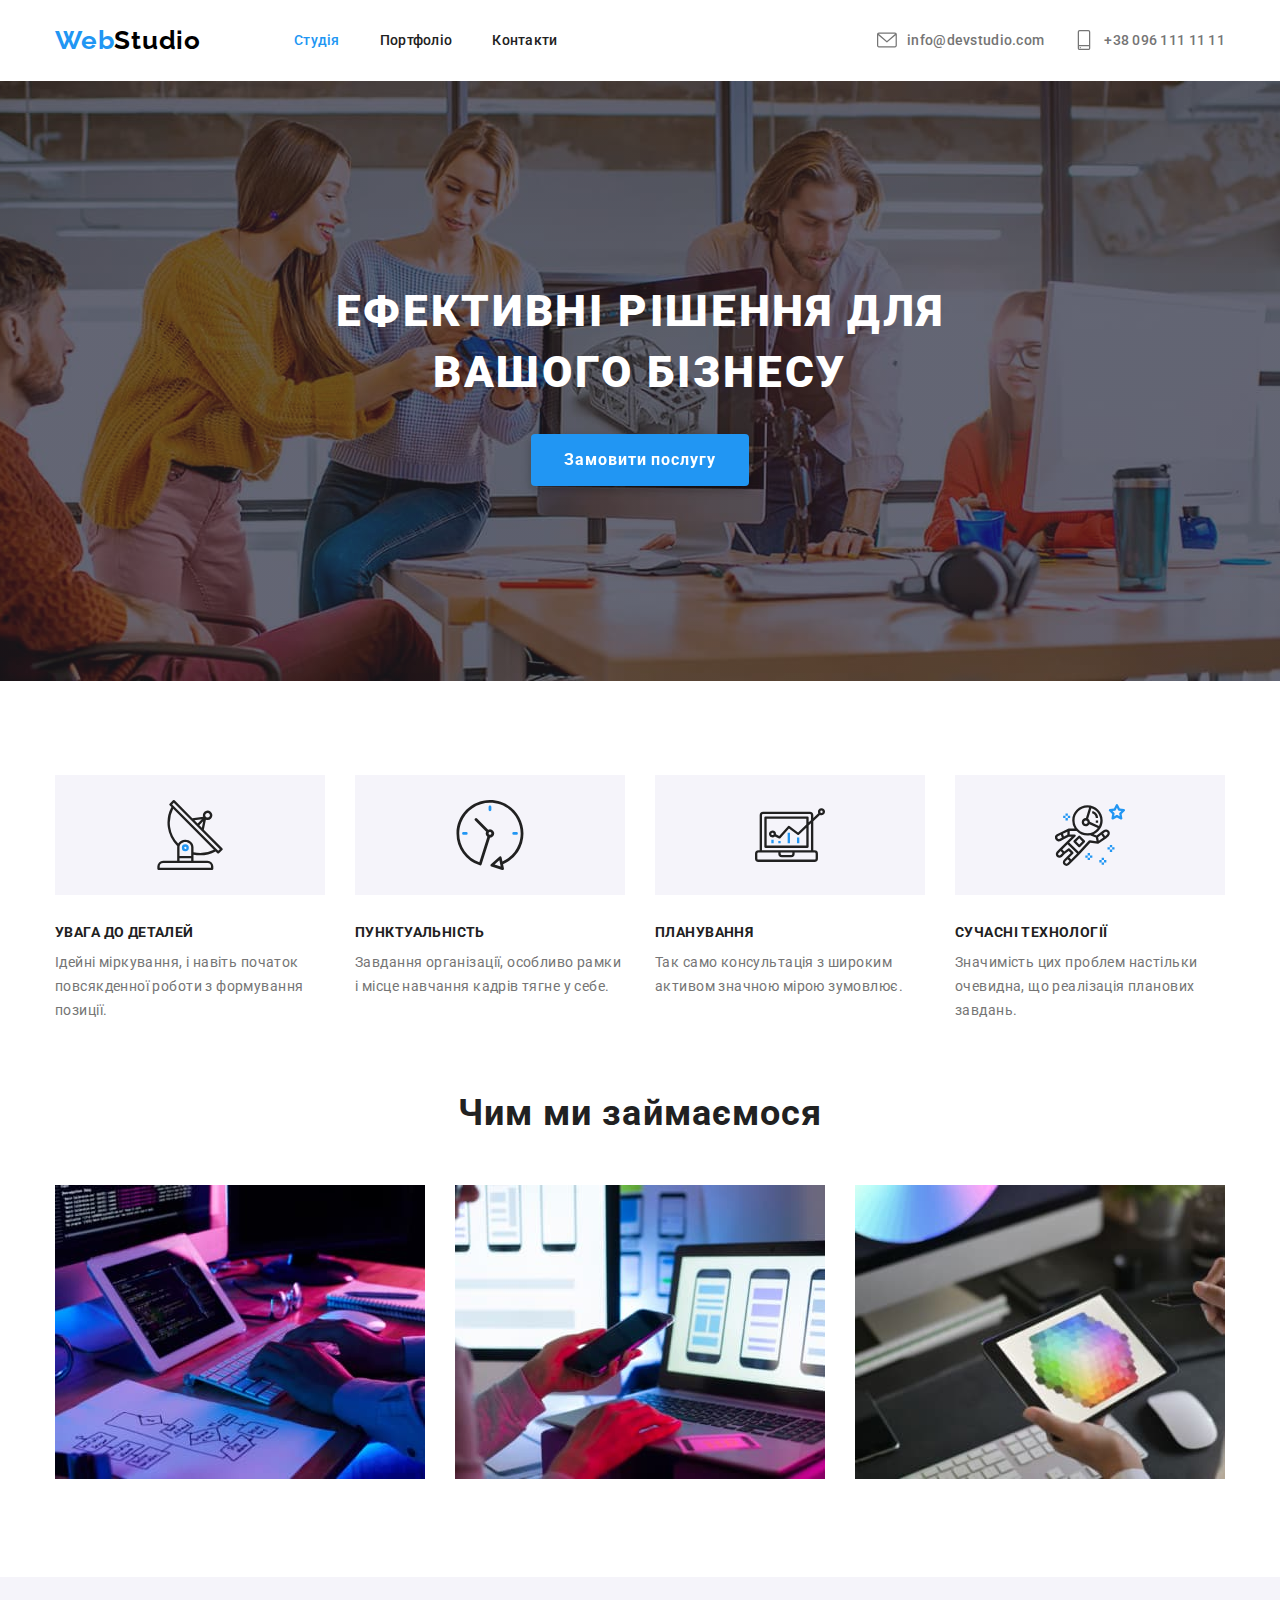
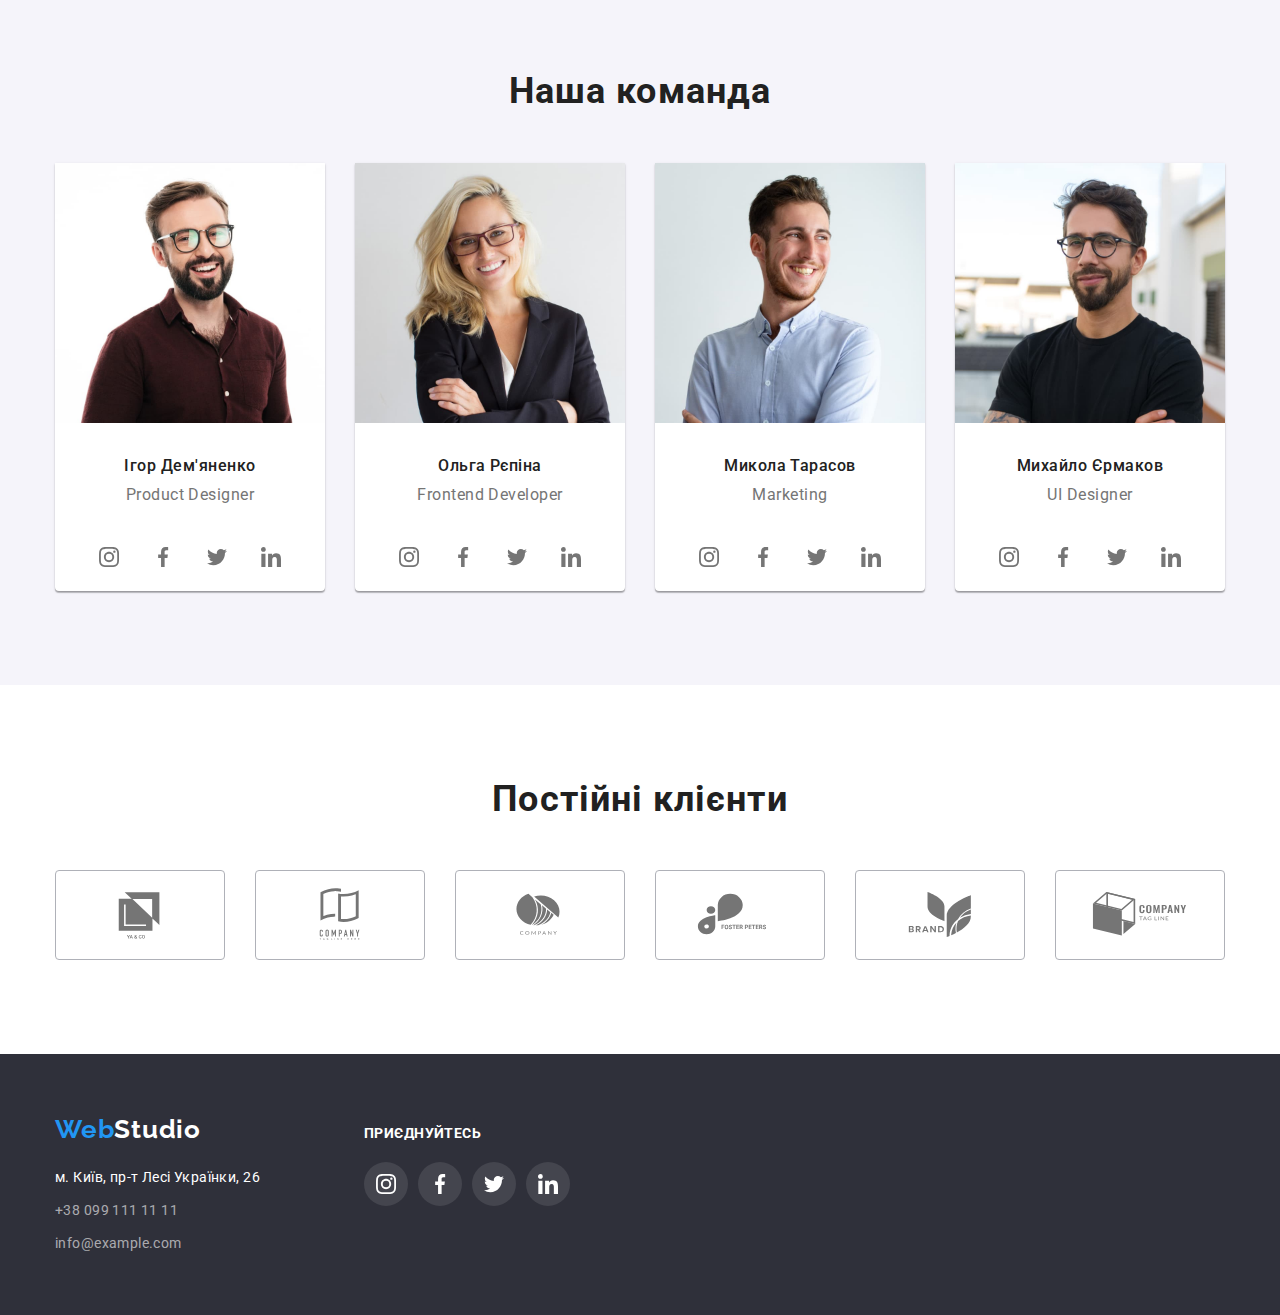
<file: index.html>
<!DOCTYPE html>
<html lang="uk">

<head>
  <meta charset="UTF-8" />
  <meta http-equiv="X-UA-Compatible" content="IE=edge" />
  <meta name="viewport" content="width=device-width, initial-scale=1.0" />
  <title>Document</title>
  <link rel="preconnect" href="https://fonts.googleapis.com" />
  <link rel="preconnect" href="https://fonts.gstatic.com" crossorigin />
  <link href="https://fonts.googleapis.com/css2?family=Raleway:wght@700&family=Roboto:wght@400;500;700;900&display=swap"
    rel="stylesheet" />
  <link rel="stylesheet" href="https://cdnjs.cloudflare.com/ajax/libs/modern-normalize/1.1.0/modern-normalize.min.css">
  <link rel="stylesheet" href="./css/common.css">
  <link rel="stylesheet" href="./css/main.css" />
</head>

<body>
  <header>
    <div class="container page-header">
      <nav class="header-nav">
        <a href="./index.html" class="logo link">
          <span class="part">Web</span>Studio</a>
        <ul class="menu list">
          <li class="item"><a href="./index.html" class="menu-link link active">Студія</a></li>
          <li class="item"><a href="./portfolio.html" class="menu-link link">Портфоліо</a></li>
          <li class="item"><a href="" class="menu-link link">Контакти</a></li>
        </ul>
      </nav>
      <ul class="auth-nav list">
        <li class="item contact-item">
          <a href="mailto:info@devstudio.com" class="menu-contact link"><svg class="header-icon">
              <use href="./img/symbol-defs.svg#icon-envelope"></use>
            </svg> info@devstudio.com</a>
        </li>
        <li class="item contact-item">
          <a href="tel:+380961111111" class="menu-contact link"><svg class="header-icon">
              <use href="./img/symbol-defs.svg#icon-smartphone"></use>
            </svg>+38 096 111 11 11</a>
        </li>
      </ul>
    </div>
  </header>

  <main>
    <section>
      <div class="overlay">
        <div class="container hero-container">
          <h1 class="main-heading">Ефективні рішення для вашого бізнесу</h1>
          <button type="button" class="menu-btn">Замовити послугу</button>
        </div>
      </div>
    </section>

    <section class="section">
      <div class="container">
        <h2 class="section-header" hidden>Наші переваги</h2>
        <ul class="list advantages-list">
          <li class="advantage">
            <div class="advantage-background"><svg class="advantage-icon" class="adv" width="70px" height="70px">
                <use href="./img/symbol-defs.svg#icon-antenna"></use>
              </svg></div>
            <h3 class="advantages-heading">УВАГА ДО ДЕТАЛЕЙ</h3>
            <p class="advantages-text">
              Ідейні міркування, і навіть початок повсякденної роботи з
              формування позиції.
            </p>
          </li>

          <li class="advantage">
            <div class="advantage-background"><svg class="advantage-icon" width="70px" height="70px">
                <use href="./img/symbol-defs.svg#icon-clock"></use>
              </svg></div>
            <h3 class="advantages-heading">ПУНКТУАЛЬНІСТЬ</h3>
            <p class="advantages-text">
              Завдання організації, особливо рамки і місце навчання кадрів тягне
              у себе.
            </p>
          </li>

          <li class="advantage">
            <div class="advantage-background"><svg class="advantage-icon" width="70px" height="70px">
                <use href="./img/symbol-defs.svg#icon-diagram"></use>
              </svg></div>
            <h3 class="advantages-heading">ПЛАНУВАННЯ</h3>
            <p class="advantages-text">
              Так само консультація з широким активом значною мірою зумовлює.
            </p>
          </li>

          <li class="advantage">
            <div class="advantage-background"><svg class="advantage-icon" width="70px" height="70px">
                <use href="./img/symbol-defs.svg#icon-astronaut"></use>
              </svg></div>
            <h3 class="advantages-heading">СУЧАСНІ ТЕХНОЛОГІЇ</h3>
            <p class="advantages-text">
              Значимість цих проблем настільки очевидна, що реалізація планових
              завдань.
            </p>
          </li>
        </ul>
      </div>
    </section>
    <section>
      <div class="container marketing-container">
        <h2 class="section-header marketing-header">Чим ми займаємося</h2>
        <ul class="list marketing-list">
          <li class="marketing-item">
            <img src="./img/our-works/img1.jpg" alt="працює за компьютером" width="370" height="294" />
          </li>

          <li class="marketing-item">
            <img src="./img/our-works/img2.jpg" alt="працює за компьютером" width="370" height="294" />
          </li>

          <li class="marketing-item">
            <img src="./img/our-works/img3.jpg" alt="працює за компьютером" width="370" height="294" />
          </li>
        </ul>
      </div>
    </section>

    <section>
      <div class="team-overlay">
        <div class="container team-container">
          <h2 class="section-header team-section-header">Наша команда</h2>
          <ul class="list team-list">
            <li class="team-item">
              <img src="./img/our-team/img.jpg" alt="Член команди" width="270" height="260" />
              <h3 class="team-heading">Ігор Дем'яненко</h3>
              <p class="team-profession">Product Designer</p>
              <ul class="social-icons">
                <li class="social-background"><a class="social-icon" href=""><svg width="20" height="20">
                      <use href="./img/symbol-defs.svg#icon-instagram"></use>
                    </svg></a></li>
                <li class="social-background"><a class="social-icon" href=""><svg width="20" height="20">
                      <use href="./img/symbol-defs.svg#icon-facebook"></use>
                    </svg></a></li>
                <li class="social-background"><a class="social-icon" href=""><svg width="20" height="20">
                      <use href="./img/symbol-defs.svg#icon-twitter"></use>
                    </svg></a></li>
                <li class="social-background"><a class="social-icon" href=""><svg width="20" height="20">
                      <use href="./img/symbol-defs.svg#icon-linkedin"></use>
                    </svg></a></li>
              </ul>
            </li>
            <li class="team-item">
              <img src="./img/our-team/img-1.jpg" alt="Член команди" width="270" height="260" />
              <h3 class="team-heading">Ольга Рєпіна</h3>
              <p class="team-profession">Frontend Developer</p>
              <ul class="social-icons">
                <li class="social-background"><a class="social-icon" href=""><svg width="20" height="20">
                      <use href="./img/symbol-defs.svg#icon-instagram"></use>
                    </svg></a></li>
                <li class="social-background"><a class="social-icon" href=""><svg width="20" height="20">
                      <use href="./img/symbol-defs.svg#icon-facebook"></use>
                    </svg></a></li>
                <li class="social-background"><a class="social-icon" href=""><svg width="20" height="20">
                      <use href="./img/symbol-defs.svg#icon-twitter"></use>
                    </svg></a></li>
                <li class="social-background"><a class="social-icon" href=""><svg width="20" height="20">
                      <use href="./img/symbol-defs.svg#icon-linkedin"></use>
                    </svg></a></li>
              </ul>
            </li>
            <li class="team-item">
              <img src="./img/our-team/img-2.jpg" alt="Член команди" width="270" height="260" />
              <h3 class="team-heading">Микола Тарасов</h3>
              <p class="team-profession">Marketing</p>
              <ul class="social-icons">
                <li class="social-background"><a class="social-icon" href=""><svg width="20" height="20">
                      <use href="./img/symbol-defs.svg#icon-instagram"></use>
                    </svg></a></li>
                <li class="social-background"><a class="social-icon" href=""><svg width="20" height="20">
                      <use href="./img/symbol-defs.svg#icon-facebook"></use>
                    </svg></a></li>
                <li class="social-background"><a class="social-icon" href=""><svg width="20" height="20">
                      <use href="./img/symbol-defs.svg#icon-twitter"></use>
                    </svg></a></li>
                <li class="social-background"><a class="social-icon" href=""><svg width="20" height="20">
                      <use href="./img/symbol-defs.svg#icon-linkedin"></use>
                    </svg></a></li>
              </ul>
            </li>
            <li class="team-item">
              <img src="./img/our-team/img-3.jpg" alt="Член команди" width="270" height="260" />
              <h3 class="team-heading">Михайло Єрмаков</h3>
              <p class="team-profession">UI Designer</p>
              <ul class="social-icons">
                <li class="social-background"><a class="social-icon" href=""><svg width="20" height="20">
                      <use href="./img/symbol-defs.svg#icon-instagram"></use>
                    </svg></a></li>
                <li class="social-background"><a class="social-icon" href=""><svg width="20" height="20">
                      <use href="./img/symbol-defs.svg#icon-facebook"></use>
                    </svg></a></li>
                <li class="social-background"><a class="social-icon" href=""><svg width="20" height="20">
                      <use href="./img/symbol-defs.svg#icon-twitter"></use>
                    </svg></a></li>
                <li class="social-background"><a class="social-icon" href=""><svg width="20" height="20">
                      <use href="./img/symbol-defs.svg#icon-linkedin"></use>
                    </svg></a></li>
              </ul>
            </li>
          </ul>
        </div>
      </div>
    </section>
    <section class="section client-section">
      <div class="container">
        <h2 class="section-header client-section-header">Постійні клієнти</h2>
        <ul class="cards-set">

          <li class="client-background"><a class="client-icon cards-item" href="#"><svg width="106" height="60">
                <use href="./img/symbol-defs.svg#icon-logo"></use>
              </svg></a></li>
          <li class="client-background"><a class="client-icon cards-item" href=""><svg width="106" height="60">
                <use href="./img/symbol-defs.svg#icon-logo1"></use>
              </svg></a></li>
          <li class="client-background"><a class="client-icon cards-item" href=""><svg width="106" height="60">
                <use href="./img/symbol-defs.svg#icon-logo2"></use>
              </svg></a></li>
          <li class="client-background"><a class="client-icon cards-item" href=""><svg width="106" height="60">
                <use href="./img/symbol-defs.svg#icon-logo3"></use>
              </svg></a></li>
          <li class="client-background"><a class="client-icon cards-item" href=""><svg width="106" height="60">
                <use href="./img/symbol-defs.svg#icon-logo4"></use>
              </svg></a></li>
          <li class="client-background"><a class="client-icon cards-item" href=""><svg width="106" height="60">
                <use href="./img/symbol-defs.svg#icon-logo5"></use>
          </svg></a></li>
        </ul>
      </div>

    </section>
  </main>
  <footer class="footer">
    <div class="container footer-container">
      <div class="logo-adress">
        <div class="web-logo">
          <a href="./index.html" class="logo link"><span class="part">Web</span><span
              class="footer-logo">Studio</span></a>
        </div>
        <!-- Контактна інформація -->
        <address class="adress">
          <ul class="list">
            <li class="footer-contacts">
              <a href="https://goo.gl/maps/AhDxowaApjQWC8bn6" target="_blank" rel="noopener noreferrer"
                class="link footer-address">м. Київ, пр-т Лесі Українки, 26</a>
            </li>
            <li class="footer-contacts">
              <a href="tel:+380991111111" class="link footer-contact"> +38 099 111 11 11</a>
            </li>
            <li class="footer-contacts">
              <a href="mailto:info@example.com" class="link footer-contact">info@example.com</a>
            </li>
          </ul>
        </address>
      </div>
      <div class="invite">
        <p class="footer-header">приєднуйтесь</p>
        <ul class="footer-icons">
          <li class="social-background"><a class="social-icon footer-icon" href=""><svg width="20" height="20">
                <use href="./img/symbol-defs.svg#icon-instagram"></use>
              </svg></a></li>
          <li class="social-background"><a class="social-icon footer-icon" href=""><svg width="20" height="20">
                <use href="./img/symbol-defs.svg#icon-facebook"></use>
              </svg></a></li>
          <li class="social-background"><a class="social-icon footer-icon" href=""><svg width="20" height="20">
                <use href="./img/symbol-defs.svg#icon-twitter"></use>
              </svg></a></li>
          <li class="social-background"><a class="social-icon footer-icon" href=""><svg width="20" height="20">
                <use href="./img/symbol-defs.svg#icon-linkedin"></use>
              </svg></a></li>
        </ul>
      </div>
    </div>

  </footer>
</body>

</html>
</file>
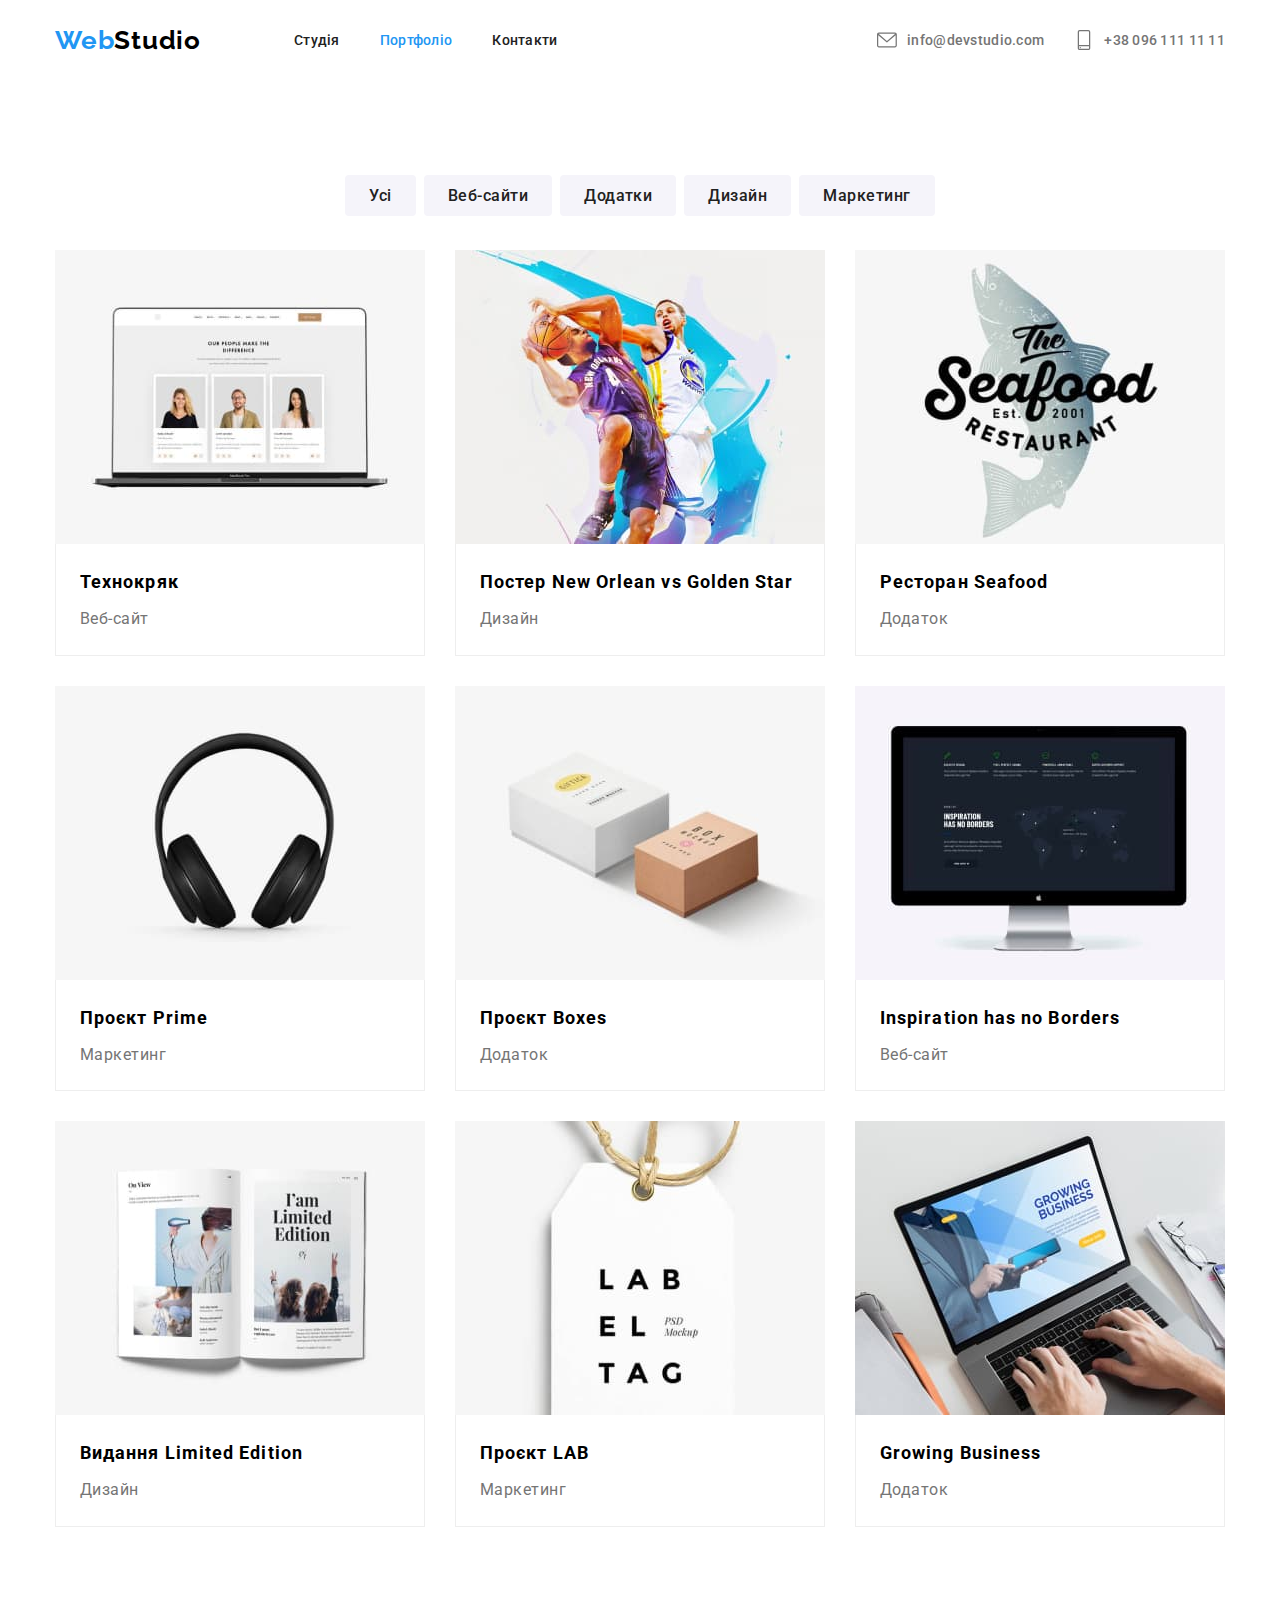
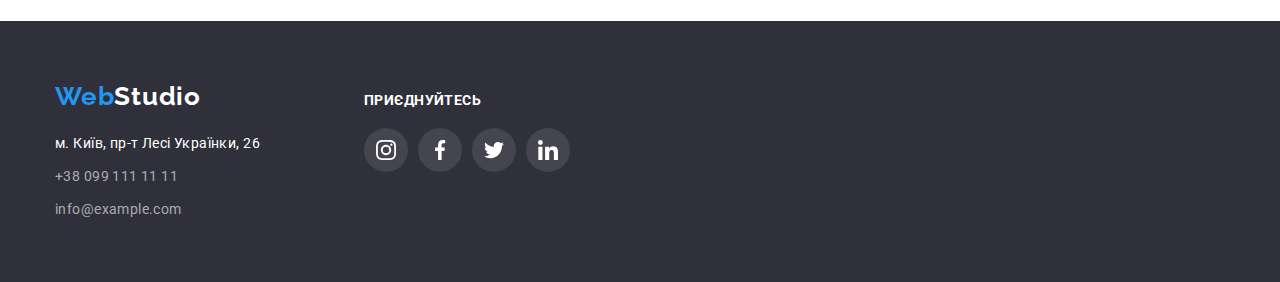
<file: portfolio.html>
<!DOCTYPE html>
<html lang="uk">

<head>
  <meta charset="UTF-8" />
  <meta http-equiv="X-UA-Compatible" content="IE=edge" />
  <meta name="viewport" content="width=device-width, initial-scale=1.0" />
  <title>Document</title>
  <link rel="preconnect" href="https://fonts.googleapis.com" />
  <link rel="preconnect" href="https://fonts.gstatic.com" crossorigin />
  <link href="https://fonts.googleapis.com/css2?family=Raleway:wght@700&family=Roboto:wght@400;500;700;900&display=swap"
    rel="stylesheet" />
  <link rel="stylesheet" href="https://cdnjs.cloudflare.com/ajax/libs/modern-normalize/1.1.0/modern-normalize.min.css">
  <link rel="stylesheet" href="./css/common.css" />
  <link rel="stylesheet" href="./css/portfolio.css" />
</head>

<body>
  <header>
    <div class="container page-header">
      <nav class="header-nav">
        <a href="./index.html" class="logo link"><span class="part">Web</span>Studio</a>
        <ul class="menu list">
          <li class="item"><a href="./index.html" class="menu-link link">Студія</a></li>
          <li class="item contact-item"><a href="./portfolio.html" class="menu-link link active">Портфоліо</a></li>
          <li class="item contact-item"><a href="" class="menu-link link">Контакти</a></li>
        </ul>
      </nav>
      <ul class="auth-nav list">
        <li class="item contact-item">
          <a href="mailto:info@devstudio.com" class="menu-contact link"><svg class="header-icon">
              <use href="./img/symbol-defs.svg#icon-envelope"></use>
            </svg> info@devstudio.com</a>
        </li>
        <li class="item contact-item">
          <a href="tel:+380961111111" class="menu-contact link"><svg class="header-icon">
              <use href="./img/symbol-defs.svg#icon-smartphone"></use>
            </svg>+38 096 111 11 11</a>
        </li>
      </ul>
    </div>
  </header>
  </div>

  <main class="portfolio">
    <section>
      <div class="container">
        <h1 class="main-header visually-hidden">Наші роботи</h1>
        <ul class="list search-list">
          <li class="search-item"><button type="button" class="btn-galery">Усі</button></li>
          <li class="search-item"><button type="button" class="btn-galery">Веб-сайти</button></li>
          <li class="search-item"><button type="button" class="btn-galery">Додатки</button></li>
          <li class="search-item"><button type="button" class="btn-galery">Дизайн</button></li>
          <li class="search-item"><button type="button" class="btn-galery">Маркетинг</button></li>
        </ul>

        <ul class="flex-container list">
          <li class="list flex-element">
            <img class="portfolio-img" src="./img/portfolio/technokryak.jpg" alt="notebook" />
            <div class="card-description"><h2 class="portfolio-header">Технокряк</h2>
            <p class="portfolio-text">Веб-сайт</p></div>
          </li>
          <li class="list flex-element">
            <img class="portfolio-img" src="./img/portfolio/basketball.jpg" alt="poster" />
            <div class="card-description"><h2 class="portfolio-header">Постер New Orlean vs Golden Star</h2>
            <p class="portfolio-text">Дизайн</p></div>
          </li>
          <li class="list flex-element">
            <img class="portfolio-img" src="./img/portfolio/fish.jpg" alt="fish" />
            <div class="card-description"><h2 class="portfolio-header">Ресторан Seafood</h2>
            <p class="portfolio-text">Додаток</p></div>
          </li>
          <li class="list flex-element">
            <img class="portfolio-img" src="./img/portfolio/speakers.jpg" alt="speakers" />
            <div class="card-description"><h2 class="portfolio-header">Проєкт Prime</h2>
            <p class="portfolio-text">Маркетинг</p></div>
          </li>
          <li class="list flex-element">
            <img class="portfolio-img" src="./img/portfolio/boxes.jpg" alt="boxes" />
            <div class="card-description"><h2 class="portfolio-header">Проєкт Boxes</h2>
            <p class="portfolio-text">Додаток</p></div>
          </li>
          <li class="list flex-element">
            <img class="portfolio-img" src="./img/portfolio/mac.jpg" alt="mac" />
            <div class="card-description"><h2 class="portfolio-header">Inspiration has no Borders</h2>
            <p class="portfolio-text">Веб-сайт</p></div>
          </li>
          <li class="list flex-element">
            <img class="portfolio-img" src="./img/portfolio/book.jpg" alt="journal" />
            <div class="card-description"><h2 class="portfolio-header">Видання Limited Edition</h2>
            <p class="portfolio-text">Дизайн</p></div>
          </li>
          <li class="list flex-element">
            <img class="portfolio-img" src="./img/portfolio/label.jpg" alt="label" />
            <div class="card-description"><h2 class="portfolio-header">Проєкт LAB</h2>
            <p class="portfolio-text">Маркетинг</p></div>
          </li>
          <li class="list flex-element">
            <img class="portfolio-img" src="./img/portfolio/notebook.jpg" alt="notebook" />
            <div class="card-description"><h2 class="portfolio-header">Growing Business</h2>
            <p class="portfolio-text">Додаток</p></div>
          </li>
        </ul>
      </div>
    </section>
  </main>

  <footer class="footer">
    <div class="container footer-container">
      <div class="logo-adress">
        <div class="web-logo">
          <a href="./index.html" class="logo link"><span class="part">Web</span><span
              class="footer-logo">Studio</span></a>
        </div>
        <!-- Контактна інформація -->
        <address class="adress">
          <ul class="list">
            <li class="footer-contacts">
              <a href="https://goo.gl/maps/AhDxowaApjQWC8bn6" target="_blank" rel="noopener noreferrer"
                class="link footer-address">м. Київ, пр-т Лесі Українки, 26</a>
            </li>
            <li class="footer-contacts">
              <a href="tel:+380991111111" class="link footer-contact"> +38 099 111 11 11</a>
            </li>
            <li class="footer-contacts">
              <a href="mailto:info@example.com" class="link footer-contact">info@example.com</a>
            </li>
          </ul>
        </address>
      </div>
      <div class="invite">
        <p class="footer-header">приєднуйтесь</p>
        <ul class="footer-icons">
          <li class="social-background"><a class="social-icon footer-icon" href=""><svg width="20" height="20">
                <use href="./img/symbol-defs.svg#icon-instagram"></use>
              </svg></a></li>
          <li class="social-background"><a class="social-icon footer-icon" href=""><svg width="20" height="20">
                <use href="./img/symbol-defs.svg#icon-facebook"></use>
              </svg></a></li>
          <li class="social-background"><a class="social-icon footer-icon" href=""><svg width="20" height="20">
                <use href="./img/symbol-defs.svg#icon-twitter"></use>
              </svg></a></li>
          <li class="social-background"><a class="social-icon footer-icon" href=""><svg width="20" height="20">
                <use href="./img/symbol-defs.svg#icon-linkedin"></use>
              </svg></a></li>
        </ul>
      </div>
    </div>
    </div>
  </footer>
</body>

</html>
</file>
<file: css/common.css>
:root {
    --accent-color: #2196F3;
    --font-color: #212121;
    --secondary-font-color: #757575;
    --white-color: #FFFFFF;
    --primary-font: 'Roboto', sans-serif;
    --secondary-font: 'Raleway', sans-serif;
    --indent: 15px;
}

body,
h1,
h2,
h3,
h4,
h5,
h6,
p,
ul,
ol,
li {
    margin: 0;
    padding: 0;
}

body {
    font-family: var(--primary-font); 
}

button{
    cursor: pointer;
    font-family: inherit;
}

.link {
    text-decoration: none;
}

.list {
    margin: 0;
    padding: 0;
    list-style: none;
}

.container{
    max-width: 1200px;
    margin-left: auto;
    margin-right: auto;
    padding-left: 15px;
    padding-right: 15px;
    
/*     outline: 2px solid tomato;
 */}

.logo {
    display: flex;
    align-items: center;
    margin-right: 93px;

    font-family: var(--secondary-font);
    font-weight: 700;
    font-size: 26px;
    line-height: 1.2;
    letter-spacing: 0.03em;

    color: #000000;
}

.part { 
    display: flex;

    font-family: var(--secondary-font);
    font-weight: 700;
    font-size: 26px;
    line-height: 1.2;
    letter-spacing: 0.03em;

    color: var(--accent-color)
}

.main-nav {
    display: flex;
    align-items: center;
    justify-content: space-between;
}

.header-nav {
    margin-right: auto;
}

.auth-nav{
    display: flex;
    align-items: center;
}

/* .auth-nav .item + .item{
    margin-left: 30px;
} */

.page-header{
    display: flex;
}

.header-nav {
    display: flex;
}

.menu{
    display: flex;
}

.menu .item:not(:last-child){
    margin-right: 40px;
}

.menu-link {
    display: block;
    padding-top: 32px;
    padding-bottom: 32px;

    font-weight: 500;
    font-size: 14px;
    line-height: 1.2;
    letter-spacing: 0.02em;

    color: var(--font-color);
}

.menu-link:hover, .menu-link:focus {
    color: var(--accent-color);
}

.header-icon {
    width: 20px;
    height: 20px;

    fill: currentColor;
}

.contact-item:hover {
    color: var(--accent-color);
}

.contact-item:not(:last-child) {
    margin-right: 30px;
}

.menu-contact {
    display: flex;
    align-items: center;
    justify-content: center;
    gap: 10px;
    font-style: var(--primary-font);
    font-weight: 500;
    font-size: 14px;
    line-height: 1.2;
    letter-spacing: 0.02em;
    
    color: var(--secondary-font-color);
}

.menu-contact:hover, .menu-contact:focus {
    color: var(--accent-color)
}

.active {
    color: var(--accent-color);
}

.footer-address {
    font-family: var(--primary-font);
    font-style: normal;
    font-weight: 400;
    font-size: 14px;
    line-height: 1.71;
    letter-spacing: 0.03em;

    color: #FFFFFF;
}

.footer-address:hover, .footer-address:focus {
    color: var(--accent-color);
}

.footer-contact {
    margin-top: 9px;

    font-family: var(--primary-font);
    font-style: normal;
    font-weight: 400;
    font-size: 14px;
    line-height: 1.71;
    letter-spacing: 0.03em;

    color: rgba(255, 255, 255, 0.6);
}

.footer-contact:hover, .footer-contact:focus {
    color: var(--accent-color); 
}

 .footer {
    padding: 60px 0;
    background: #2F303A;
 }

 .adress {
    display: flex;
    margin-top: 20px;
 }

 .web-logo {
    display: flex;
    margin-bottom: 20px;
 }

 .footer-logo {
    color: var(--white-color);
 }

 .part.footer-logo {
    margin-bottom: 20px;
 }

 .footer-contacts:not(:last-child) {
    margin-bottom: 9px;
 }

 .social-icons {
    display: flex;
    list-style: none;
    align-items: center;
    justify-content: center;
}

.social-icon {
    display: flex;
    align-items: center;
    justify-content: center;
    width: 44px;
    height: 44px;
    fill: var(--secondary-font-color);
 /*    width: 20px;
    height: 20px; */
}

.social-icon:hover {
    fill: #FFFFFF;
}

.social-background:not(:last-child) {
    margin-right: 10px;
}

.social-background:hover {        
    background-color: var(--accent-color);
    border-radius: 50%;
}

.footer-container{
    display: flex;
    align-items: baseline;
}

.invite {
    display: flex;
    flex-wrap: wrap; 
    width: 210px;

    margin-left: 70px;
}

.footer-header {
    margin-bottom: 20px;
    font-family: var(--primary-font);
    font-weight: 700;
    font-size: 14px;
    line-height: 1.1;
    letter-spacing: 0.03em;
    text-transform: uppercase;

    color: var(--white-color);
 }

.footer-icons {
    list-style: none;
    display: flex;
}

.footer-icon {
    margin: 0;
    padding: 0;
    fill:#FFFFFF;
    background: rgba(255, 255, 255, 0.1);
    border-radius: 50%;
}
</file>
<file: css/main.css>
.menu-btn {
    display: inline-block;
    min-width: 216px;
    padding: 10px 32px;
   
    font-weight: 700;
    font-size: 16px;
    line-height: 1.87;
    letter-spacing: 0.06em;
    text-align: center;
    
    color: var(--white-color);
    filter: drop-shadow(0px 4px 4px rgba(0, 0, 0, 0.25));
    border-radius: 4px;
    background: var(--accent-color);
    border: 1px solid transparent;
}

.menu-btn:hover, .menu-btn:focus {
    background: #188CE8;
}

.section {
    padding-top: 94px;
    padding-bottom: 94px;
}

.overlay {
    max-width: 1600px;
    height: 600px;
    margin-left: auto;
    margin-right: auto;
    background: linear-gradient(rgba(47, 48, 58, 0.4), rgba(47, 48, 58, 0.4)), url("../img/overlay-hero.jpg") no-repeat center/cover, #c4c4c4;
}

.hero-container {
    padding-top: 200px;
    padding-bottom: 200px;
    text-align: center;
}

.main-heading {
    margin-top: 0;
    margin-bottom: 30px;
    max-width: 696px;
    margin-right: auto;
    margin-left: auto;

    font-weight: 900;
    font-size: 44px;
    line-height: 1.4;
    text-align: center;
    letter-spacing: 0.06em;
    text-transform: uppercase;

    color: var(--white-color);
}

.section-header {
    margin: 0;

    font-weight: 700;
    font-size: 36px;
    line-height: 1.16;
    text-align: center;
    letter-spacing: 0.03em;

    color: var(--font-color);
}

.advantages-list {
    display: flex;
    align-items: center;
    justify-content: space-between;
    margin: 0, auto;
    flex-wrap: wrap;
    gap: var(--indent);
}

.advantages-list:not(:last-child) {
    margin-bottom: 30px;
  }
  
  .advantage {
    width: 270px;
    height: 224px;
    align-items: center;
    justify-content: center;
 
    flex-basis: calc(
    (100% - var(--indent) * 4 - 1)) / 4;
    border-radius: 4px;
  }

  .advantage-background {
    height: 120px;
    margin-bottom: 30px;

    background-color: #F5F4FA;
  }

  .advantage-icon {
    display: inline-block;
    margin: 25px 100px;
  }

.advantages-heading {
    margin-bottom: 10px;

    font-family: var(--primary-font);
    font-weight: 700;
    font-size: 14px;
    line-height: 1.14;
    letter-spacing: 0.03em;
    text-transform: uppercase;

    color: var(--font-color);
}

.advantages-text {
    margin: 0;

    font-family: var(--primary-font);
    font-weight: 400;
    font-size: 14px;
    line-height: 1.71;
    letter-spacing: 0.03em;

    color: var(--secondary-font-color);
}

/* .advantage::before {
    display: block;
    content: '';
    height: 120px;
    margin-bottom: 30px;
    border-radius: 4px;

    background-color: #F5F4FA;
    background-size: contain;
    background-repeat: no-repeat;
    background-position: center;
} */

/* .plate-icon:before {
    background-image: url(../img/advantages/plate.svg);
}

.clock-icon:before {
    background-image: url(../img/advantages/clock.svg);
}

.computer-icon:before {
    background-image: url(../img/advantages/computer.svg);
}

.space-icon:before {
    background-image: url(../img/advantages/space.svg);
} */
.marketing-container {
    padding-bottom: 94px;
}

.marketing-list {
    display: flex;
    justify-content: space-between;
}

.marketing-item:not(:last-child) {
    margin-right: 30px;
}

.marketing-header {
    margin-bottom: 50px;
}

.team-overlay {
    max-width: 1600px;
    margin-left: auto;
    margin-right: auto;
    background-color: #F5F4FA;
}

.team-container {
    width: 1600px;
    padding-top: 94px;
    padding-bottom: 94px;
}

.team-list {
    display: flex;
    justify-content: space-between;
}

.team-section-header {
    margin-bottom: 50px;
}

.team-item {
    width: 270px;
    height: 428px;

    background: #FFFFFF;
    box-shadow: 0px 1px 3px rgba(0, 0, 0, 0.12), 0px 1px 1px rgba(0, 0, 0, 0.14), 0px 2px 1px rgba(0, 0, 0, 0.2);
    border-radius: 0px 0px 4px 4px;
}


.team-heading {
    margin-top: 30px;
    margin-bottom: 10px;

    font-family: var(--primary-font);
    font-weight: 500;
    font-size: 16px;
    line-height: 1.18;
    text-align: center;
    letter-spacing: 0.03em;

    color: var(--font-color);
}

.team-profession {
    margin-bottom: 30px;

    font-family: var(--primary-font);
    font-weight: 400;
    font-size: 16px;
    line-height: 1.18;
    text-align: center;
    letter-spacing: 0.03em;

    color: var(--secondary-font-color);
}

.client-section-header {
    margin-bottom: 50px;
}

.cards-set {
    display: flex;
    flex-wrap: wrap;
    margin-right: auto;
    margin-left: auto;
    align-items: center;
    justify-content: center;
    gap: 30px;
    list-style: none;
  }
  
  .cards-item {
    width: 105px;
    height: 60px;
    flex-basis: calc((100% - 30px * 6 - 1)) / 6;
    background-color: #FFFFFF;
  }

.client-box:hover {
    color: var(--accent-color);
}

.client-icon {
    display: flex;
    align-items: center;
    justify-content: center;
 
    width: 170px;
    height: 90px;
    border: 1px solid rgba(175, 177, 184, 1);
    border-radius: 4px;
    fill: var(--secondary-font-color);
}

.client-icon:hover {
    fill: var(--accent-color);
    border-color: #188CE8;
}
</file>
<file: css/portfolio.css>
.btn-galery {
    padding: 6px 22px;
    border-radius: 4px;
    border-color: transparent;
    background-color: #F5F4FA;
    color: var(--font-color);
    font-family: var(--primary-font);
    font-weight: 500;
    font-size: 16px;
    line-height: 1.6;
    letter-spacing: 0.03em;
}

.btn-galery:hover, .btn-galery:focus {
    background-color: var(--accent-color);
    color: var(--white-color);
    box-shadow: 0px 3px 1px rgba(0, 0, 0, 0.1), 0px 1px 2px rgba(0, 0, 0, 0.08), 0px 2px 2px rgba(0, 0, 0, 0.12);
}

.page-header {
    margin-bottom: 94px;
}

.visually-hidden {
    position: absolute;
    white-space: nowrap;
    width: 1px;
    height: 1px;
    overflow: hidden;
    border: 0;
    padding: 0;
    clip: rect(0 0 0 0);
    clip-path: inset(50%);
    margin: -1px;
}

.flex-container {
    display: flex;
    flex-wrap: wrap;
    margin-bottom: 94px;
/*     margin: -15px; variant 3 */
}

.flex-element {
   /*  width: 380px; 1 variant 3variant*/
    width: calc((100% - 60px) / 3); /* calc (100% - кол-во маржинов в строке * значение маржина) / кол во єлемнтов встроке*/
    margin-right: 30px;
    /* margin: 15px; 3 variant */
/*     margin-right: 30px;
    margin-bottom: 30px;  1 variant*/
}

.flex-element:nth-child(3n) {
    margin-right: 0px;
}


/* 1variant */
/* .flex-element:nth-child(3n) {
    margin-right: 0;
}
.flex-element:nth-last-child(-n + 3) {
    margin-bottom: 0;
} */

/* Variant 2*/
/* .flex-element:not(:nth-child(3n)) {
    margin-right: 30px;
} */

/* .flex-element:not(:nth-last-child(-n + 3)) {
    margin-bottom: 30px;
} */

.flex-element {
    margin-bottom: 30px;
}

.flex-element:nth-last-child(-n + 3) {
    margin-bottom: 0;
}

.flex-element:hover {
    box-shadow: 0px 1px 1px rgba(0, 0, 0, 0.12), 0px 4px 4px rgba(0, 0, 0, 0.06), 1px 4px 6px rgba(0, 0, 0, 0.16);
}

.card-description {
    padding-top: 20px;
    border: 1px solid rgba(238, 238, 238, 1);
    border-top: none;
}


.search-list {
    display: flex;
    justify-content: center;

    margin-bottom: 34px;
}

.search-item:not(:last-child) {
    margin-right: 8px;
}

.portfolio-img {
    display: block;
}

.portfolio-header {
    margin-bottom: 4px;
    margin-left: 24px;

    font-family: var(--primary-font);
    font-weight: 700;
    font-size: 18px;
    line-height: 2;
    letter-spacing: 0.06em;
}
.portfolio-text {
    margin-bottom: 20px;
    margin-left: 24px;

    font-family: var(--primary-font);
    font-weight: 400;
    color: var(--secondary-font-color);
    font-size: 16px;
    line-height: 1.9;
    letter-spacing: 0.03em;
}
</file>
